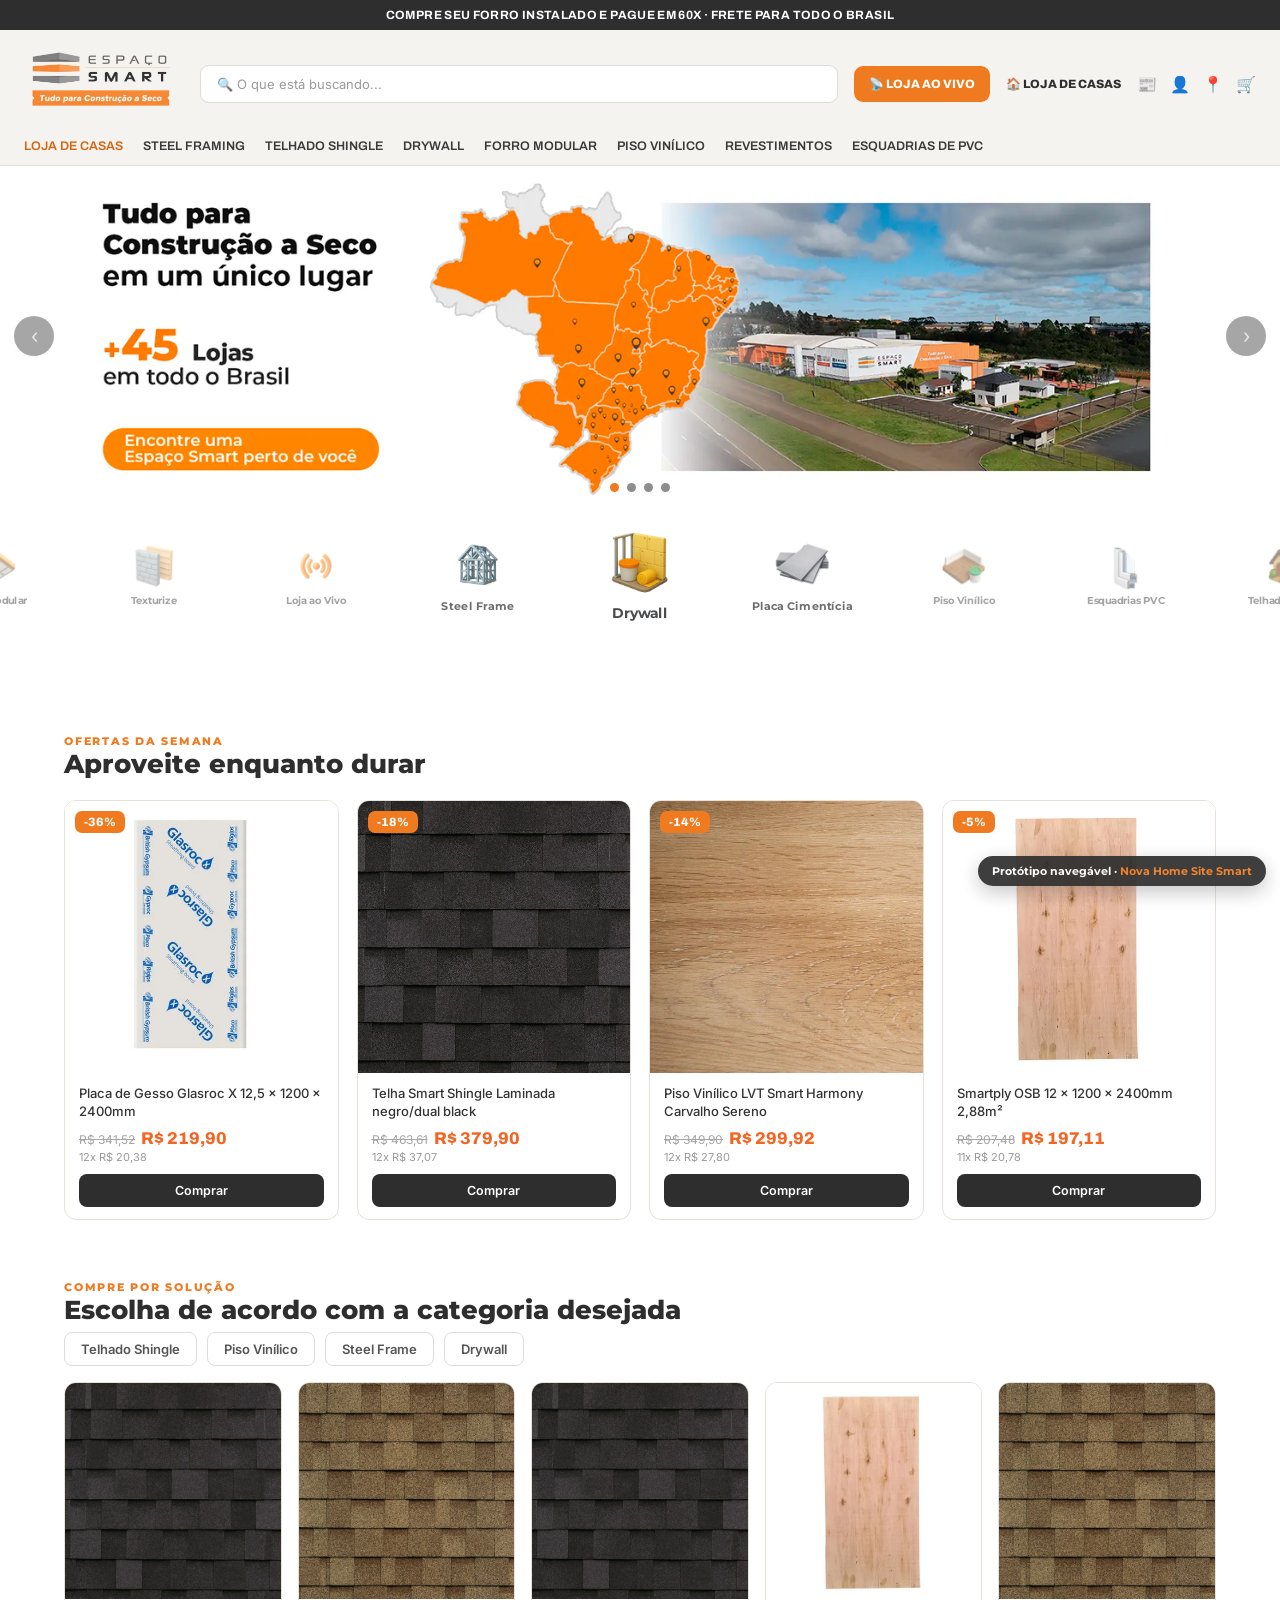
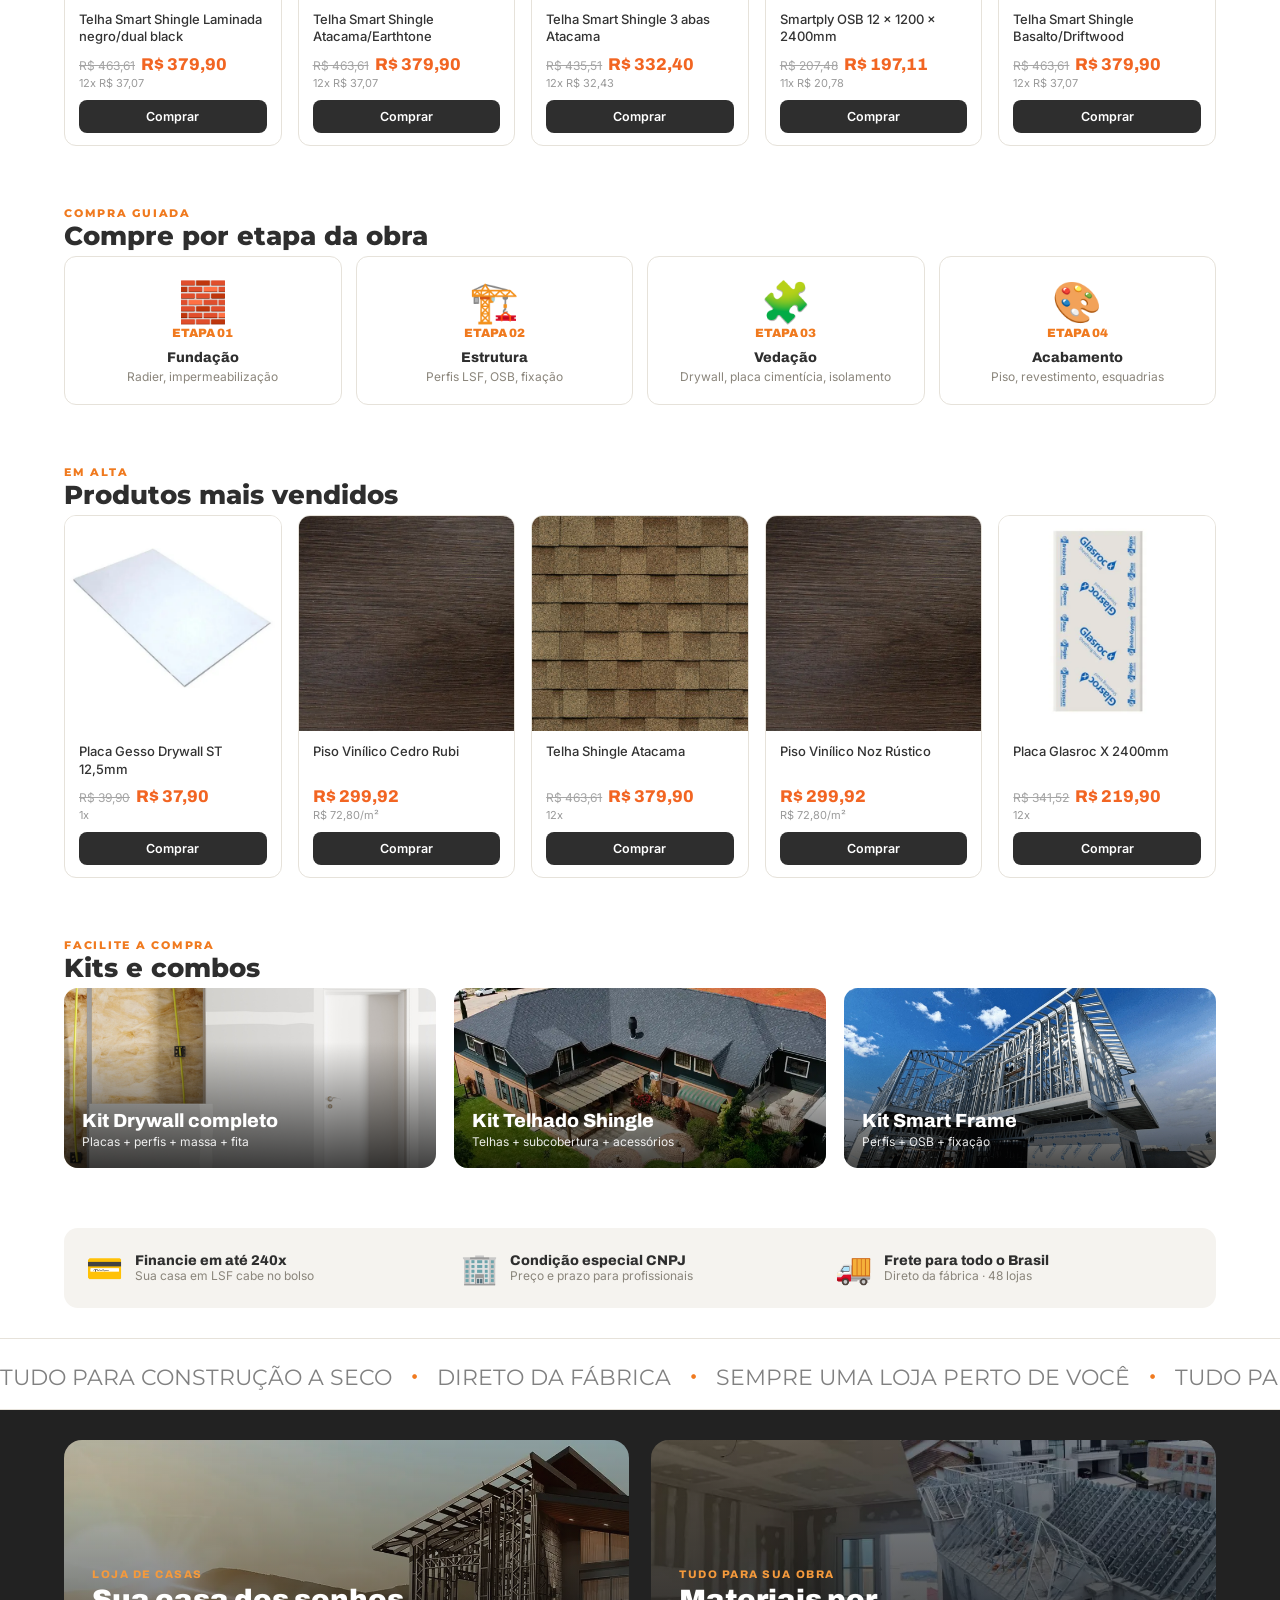
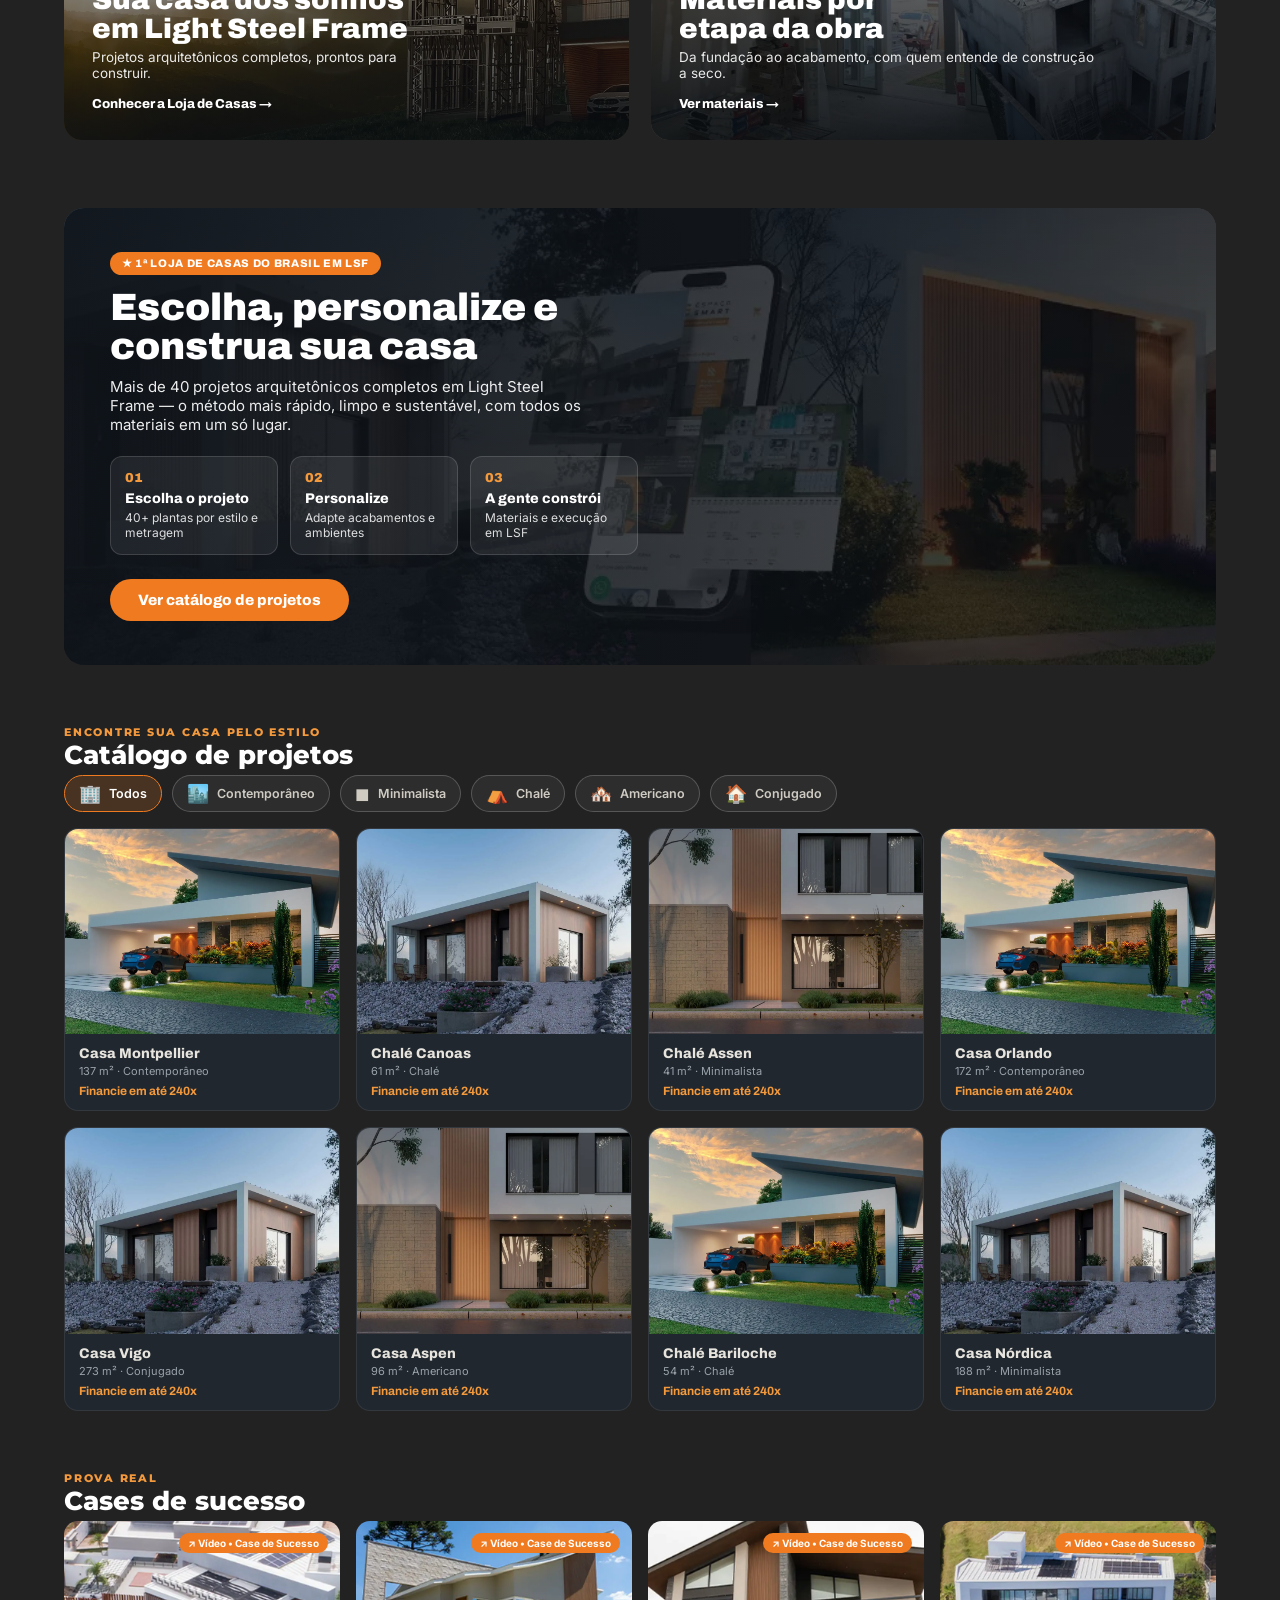
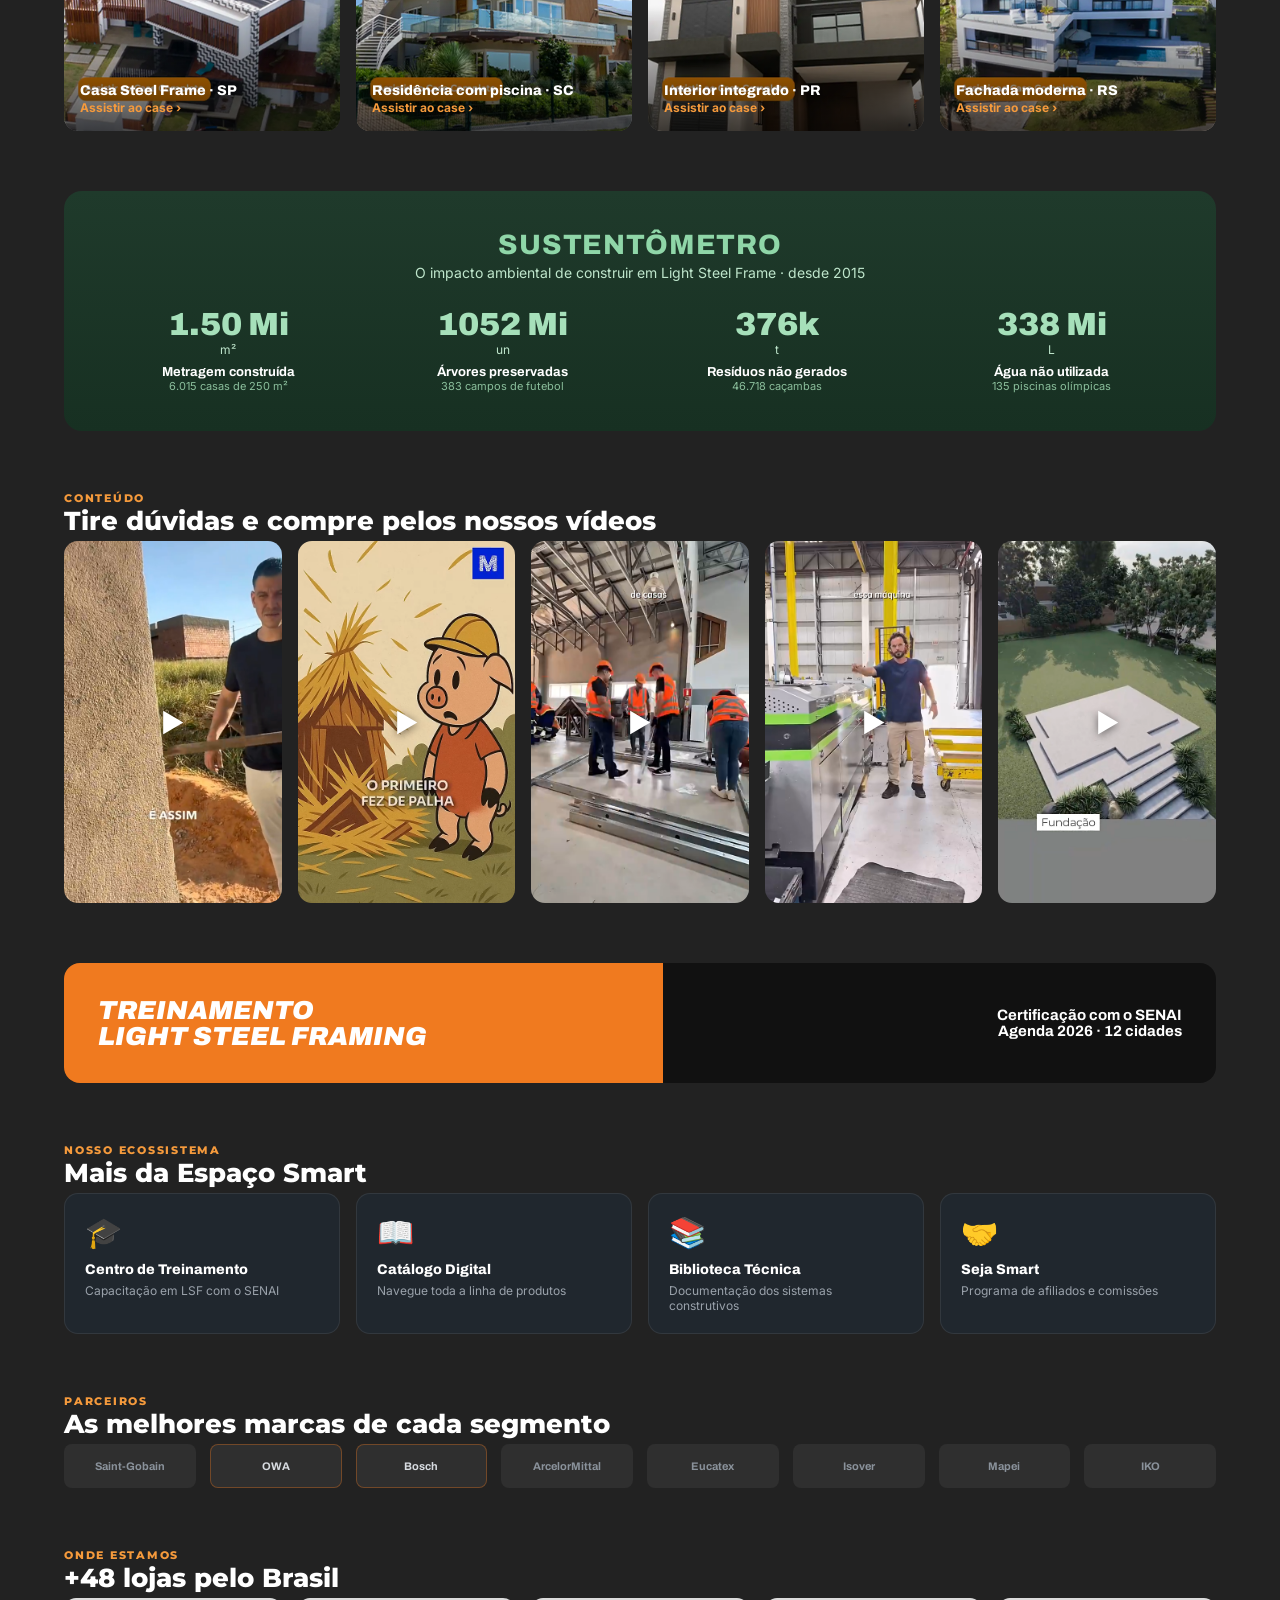
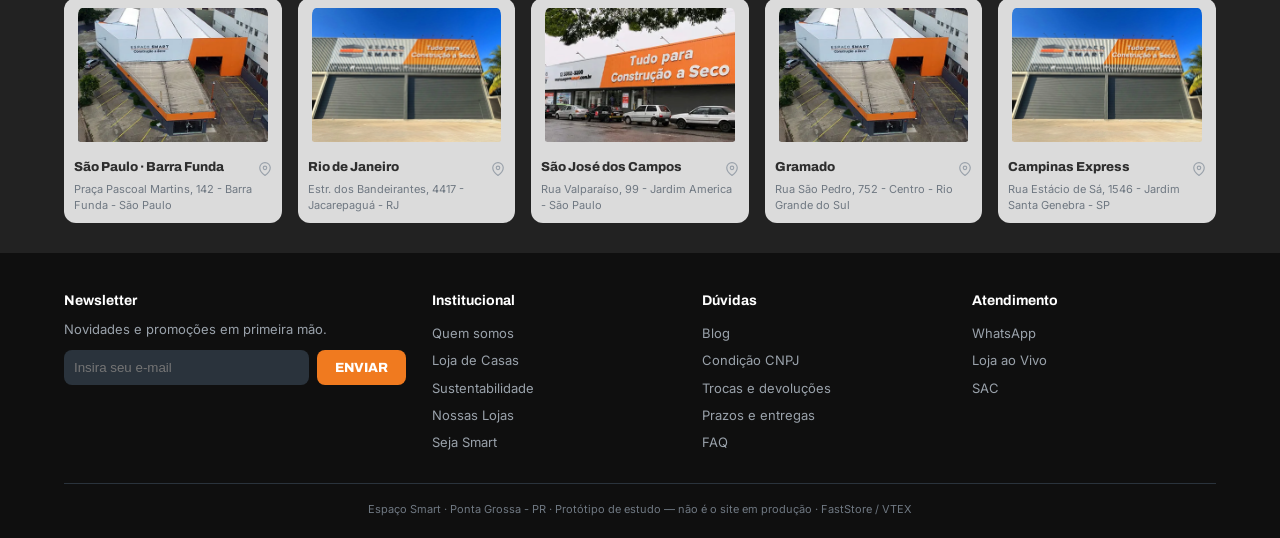
<file: index.html>
<!doctype html>
<html lang="pt-BR">
  <head>
    <meta charset="UTF-8" />
    <meta name="viewport" content="width=device-width, initial-scale=1.0" />
    <title>Espaço Smart — Nova Home (protótipo)</title>
    <link rel="preconnect" href="https://fonts.googleapis.com" />
    <link rel="preconnect" href="https://fonts.gstatic.com" crossorigin />
    <link
      href="https://fonts.googleapis.com/css2?family=Archivo:wght@600;700;800;900&family=Inter:wght@400;500;600;700&family=Montserrat:wght@400;500;600;700&display=swap"
      rel="stylesheet"
    />
    <link rel="stylesheet" href="style.css" />
  </head>
  <body>
    <div class="badge">Protótipo navegável · <b>Nova Home Site Smart</b></div>

    <div class="topbar">
      COMPRE SEU FORRO INSTALADO E PAGUE EM 60X · FRETE PARA TODO O BRASIL
    </div>
    <header>
      <div class="hd">
        <div class="logo">
          <img src="img/logo.webp" alt="Espaço Smart" />
        </div>
        <div class="search">🔍 O que está buscando...</div>
        <div class="live">📡 LOJA AO VIVO</div>
        <div class="casas-lnk">🏠 LOJA DE CASAS</div>
        <div class="hicons">
          <span>📰</span><span>👤</span><span>📍</span><span>🛒</span>
        </div>
      </div>
      <nav class="main">
        <a class="hot" href="#casas">LOJA DE CASAS</a><a>STEEL FRAMING</a
        ><a href="hub-shingle/index.html">TELHADO SHINGLE</a><a>DRYWALL</a> <a>FORRO MODULAR</a
        ><a>PISO VINÍLICO</a><a>REVESTIMENTOS</a><a>ESQUADRIAS DE PVC</a>
      </nav>
    </header>

    <!-- ===================== BLOCO 1 · COMERCIAL ===================== -->

    <!-- HERO carrossel -->
    <section class="hero">
      <div class="slides" id="heroSlides"></div>
      <div class="nav l" onclick="heroGo(-1)">‹</div>
      <div class="nav r" onclick="heroGo(1)">›</div>
      <div class="dots" id="heroDots"></div>
    </section>

    <!-- coverflow categorias -->
    <div class="cover" id="cover">
      <div class="track" id="coverTrack"></div>
    </div>

    <div class="wrap">
      <!-- ofertas em destaque -->
      <section class="pad">
        <div class="sec-head">
          <div>
            <div class="eye">Ofertas da semana</div>
            <h2 class="blk">Aproveite enquanto durar</h2>
          </div>
        </div>
        <div class="row4" id="ofertas"></div>
      </section>

      <!-- compre por solução -->
      <section class="pad">
        <div class="eye">Compre por solução</div>
        <h2 class="blk">Escolha de acordo com a categoria desejada</h2>
        <div class="tabs" id="solTabs"></div>
        <div class="row5" id="solGrid"></div>
      </section>

      <!-- compre por etapa da obra -->
      <section class="pad">
        <div class="eye">Compra guiada</div>
        <h2 class="blk">Compre por etapa da obra</h2>
        <div class="etapas" id="etapas"></div>
      </section>

      <!-- mais vendidos -->
      <section class="pad">
        <div class="eye">em alta</div>
        <h2 class="blk">Produtos mais vendidos</h2>
        <div class="row5" id="maisvendidos"></div>
      </section>

      <!-- kits -->
      <section class="pad">
        <div class="eye">Facilite a compra</div>
        <h2 class="blk">Kits e combos</h2>
        <div class="row3" id="kits"></div>
      </section>

      <!-- condições -->
      <section class="pad">
        <div class="cond">
          <div class="c">
            <span class="em">💳</span>
            <div>
              <h5>Financie em até 240x</h5>
              <p>Sua casa em LSF cabe no bolso</p>
            </div>
          </div>
          <div class="c">
            <span class="em">🏢</span>
            <div>
              <h5>Condição especial CNPJ</h5>
              <p>Preço e prazo para profissionais</p>
            </div>
          </div>
          <div class="c">
            <span class="em">🚚</span>
            <div>
              <h5>Frete para todo o Brasil</h5>
              <p>Direto da fábrica · 48 lojas</p>
            </div>
          </div>
        </div>
      </section>
    </div>

    <div class="marq"><div class="tk" id="mqA"></div></div>

    <!-- ===================== BLOCO 2 · INSTITUCIONAL ===================== -->
    <div class="inst">
      <div class="wrap">
        <!-- dois cards grandes (substituem os banners colados) -->
        <section class="pad">
          <div class="bridge">
            <div
              class="bigcard"
              onclick="
                scrollTo(0, document.getElementById('casas').offsetTop - 70)
              "
            >
              <img data-img="casa_steel" alt="Casa em Light Steel Frame" />
              <div class="bc">
                <div class="ky">Loja de Casas</div>
                <h3>Sua casa dos sonhos<br />em Light Steel Frame</h3>
                <p>
                  Projetos arquitetônicos completos, prontos para construir.
                </p>
                <span class="go">Conhecer a Loja de Casas</span>
              </div>
            </div>
            <div class="bigcard">
              <img data-img="etapa_obra" alt="Steel framing" />
              <div class="bc">
                <div class="ky">Tudo para sua obra</div>
                <h3>Materiais por<br />etapa da obra</h3>
                <p>
                  Da fundação ao acabamento, com quem entende de construção a
                  seco.
                </p>
                <span class="go">Ver materiais</span>
              </div>
            </div>
          </div>
        </section>

        <!-- LOJA DE CASAS destaque -->
        <section class="pad" id="casas">
          <div class="casas">
            <div class="bg"><img data-img="loja_casas" alt="Casa LSF" /></div>
            <div class="ct">
              <span class="pion">★ 1ª Loja de Casas do Brasil em LSF</span>
              <h2>Escolha, personalize e construa sua casa</h2>
              <p class="lead">
                Mais de 40 projetos arquitetônicos completos em Light Steel
                Frame — o método mais rápido, limpo e sustentável, com todos os
                materiais em um só lugar.
              </p>
              <div class="steps">
                <div class="st">
                  <div class="num">01</div>
                  <h5>Escolha o projeto</h5>
                  <p>40+ plantas por estilo e metragem</p>
                </div>
                <div class="st">
                  <div class="num">02</div>
                  <h5>Personalize</h5>
                  <p>Adapte acabamentos e ambientes</p>
                </div>
                <div class="st">
                  <div class="num">03</div>
                  <h5>A gente constrói</h5>
                  <p>Materiais e execução em LSF</p>
                </div>
              </div>
              <span class="cta">Ver catálogo de projetos</span>
            </div>
          </div>
        </section>

        <!-- filtro por estilo + vitrine -->
        <section class="pad">
          <div class="eye" style="color: var(--laranja-2)">
            Encontre sua casa pelo estilo
          </div>
          <h2 class="blk">Catálogo de projetos</h2>
          <div class="stylefilter" id="stylefilter"></div>
          <div class="vitrine" id="vitrine"></div>
        </section>

        <!-- cases -->
        <section class="pad">
          <div class="eye" style="color: var(--laranja-2)">Prova real</div>
          <h2 class="blk">Cases de sucesso</h2>
          <div class="cases-g" id="casesG"></div>
        </section>

        <!-- sustentômetro -->
        <section class="pad">
          <div class="sust">
            <h2>SUSTENTÔMETRO</h2>
            <p class="s2">
              O impacto ambiental de construir em Light Steel Frame · desde 2015
            </p>
            <div class="g" id="sustG"></div>
          </div>
        </section>

        <!-- vídeos -->
        <section class="pad">
          <div class="eye" style="color: var(--laranja-2)">Conteúdo</div>
          <h2 class="blk">Tire dúvidas e compre pelos nossos vídeos</h2>
          <div class="reels" id="reels"></div>
        </section>

        <!-- treinamentos -->
        <section class="pad">
          <div class="train">
            <div class="t1">TREINAMENTO<br />LIGHT STEEL FRAMING</div>
            <div class="t2">
              Certificação com o SENAI<br />Agenda 2026 · 12 cidades
            </div>
          </div>
        </section>

        <!-- ecossistema -->
        <section class="pad">
          <div class="eye" style="color: var(--laranja-2)">
            Nosso ecossistema
          </div>
          <h2 class="blk">Mais da Espaço Smart</h2>
          <div class="eco" id="eco"></div>
        </section>

        <!-- marcas -->
        <section class="pad">
          <div class="eye" style="color: var(--laranja-2)">Parceiros</div>
          <h2 class="blk">As melhores marcas de cada segmento</h2>
          <div class="brands" id="brands"></div>
        </section>

        <!-- lojas -->
        <section class="pad">
          <div class="eye" style="color: var(--laranja-2)">Onde estamos</div>
          <h2 class="blk">+48 lojas pelo Brasil</h2>
          <div class="lojas-g" id="lojas"></div>
        </section>
      </div>
    </div>

    <footer>
      <div class="wrap">
        <div class="ftg">
          <div>
            <h5>Newsletter</h5>
            <p style="color: #9aa2ab">Novidades e promoções em primeira mão.</p>
            <div class="np">
              <input placeholder="Insira seu e-mail" /><button>ENVIAR</button>
            </div>
          </div>
          <div>
            <h5>Institucional</h5>
            <ul>
              <li>Quem somos</li>
              <li>Loja de Casas</li>
              <li>Sustentabilidade</li>
              <li>Nossas Lojas</li>
              <li>Seja Smart</li>
            </ul>
          </div>
          <div>
            <h5>Dúvidas</h5>
            <ul>
              <li>Blog</li>
              <li>Condição CNPJ</li>
              <li>Trocas e devoluções</li>
              <li>Prazos e entregas</li>
              <li>FAQ</li>
            </ul>
          </div>
          <div>
            <h5>Atendimento</h5>
            <ul>
              <li>WhatsApp</li>
              <li>Loja ao Vivo</li>
              <li>SAC</li>
            </ul>
          </div>
        </div>
        <div class="ftbar">
          Espaço Smart · Ponta Grossa - PR · Protótipo de estudo — não é o site
          em produção · FastStore / VTEX
        </div>
      </div>
    </footer>

    <!-- lightbox -->
    <div class="lb" id="lb" onclick="if (event.target.id === 'lb') closeLb();">
      <div class="box" style="position: relative">
        <span class="x" onclick="closeLb()">×</span>
        <img id="lbImg" />
        <div class="lc">
          <h3 id="lbTitle"></h3>
          <p id="lbText"></p>
          <span class="cta">Assistir ao case completo</span>
        </div>
      </div>
    </div>

    <script src="script.js"></script>
  </body>
</html>
</file>
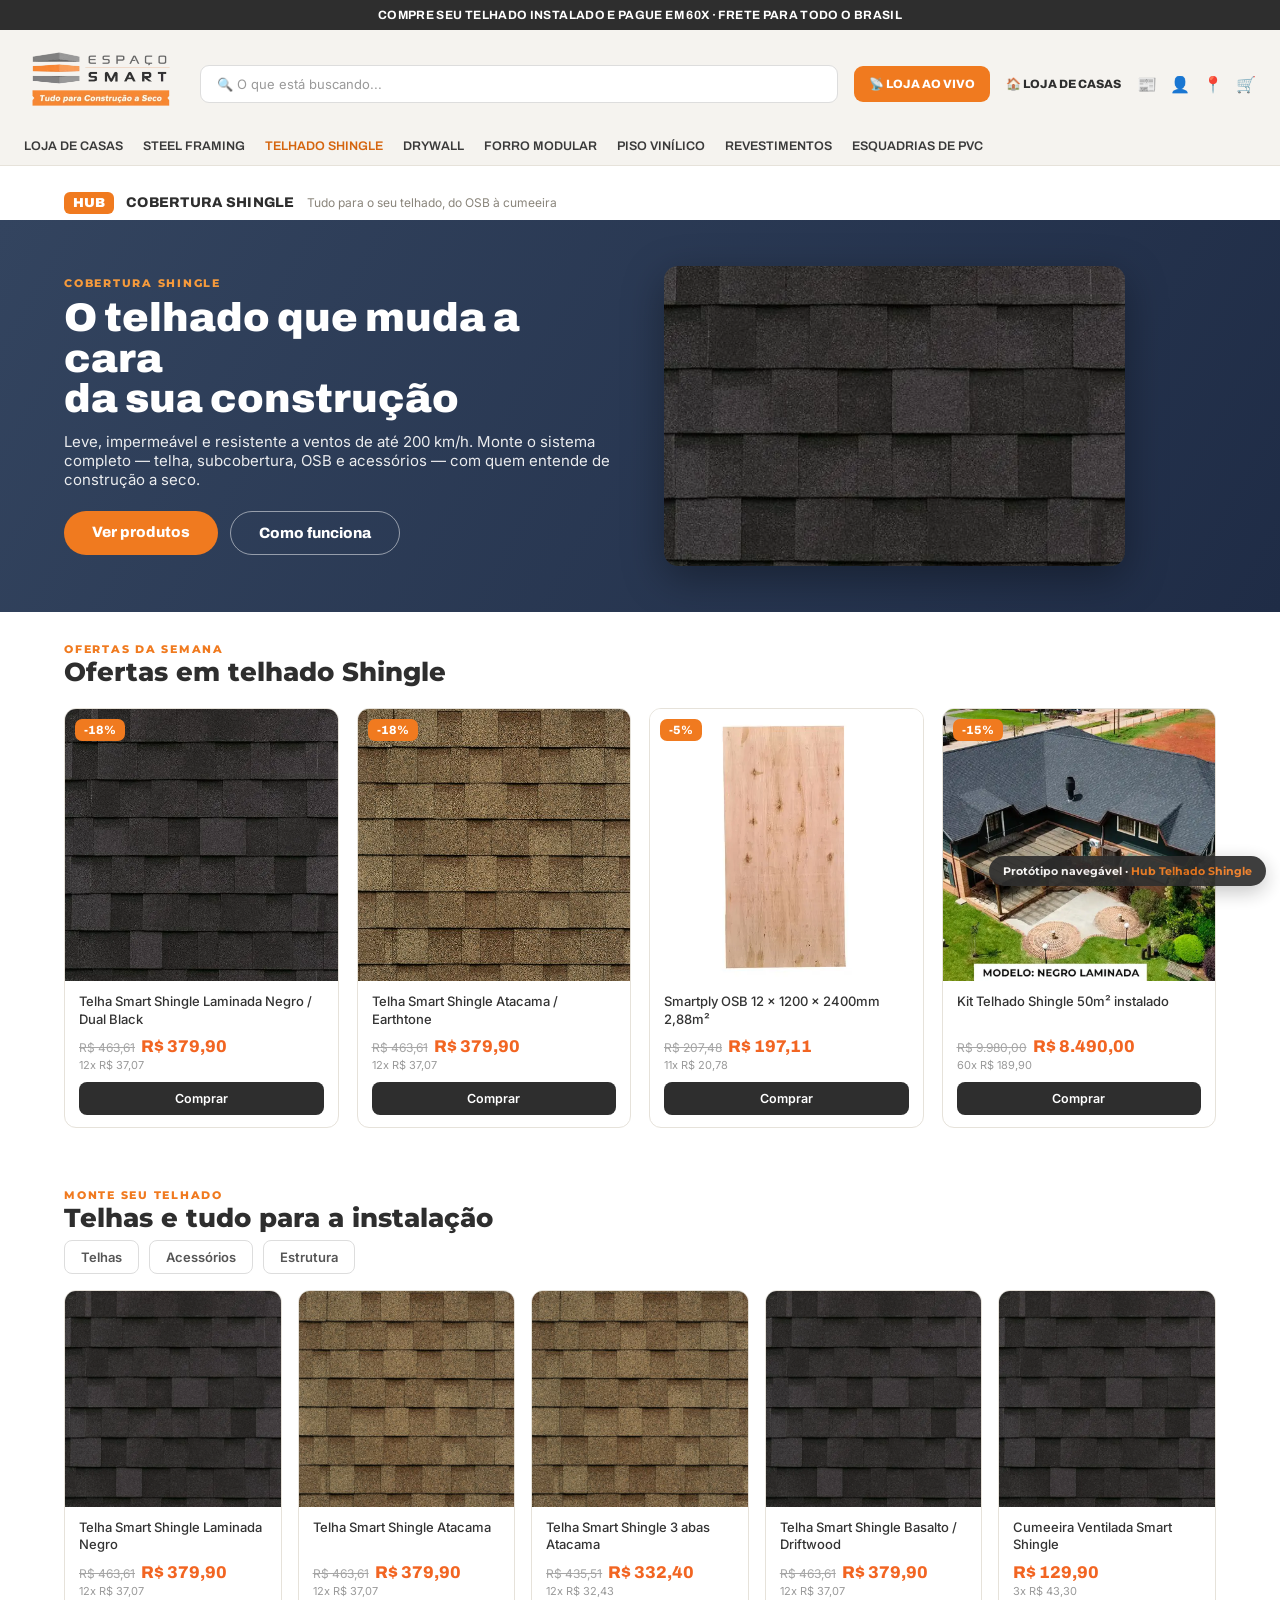
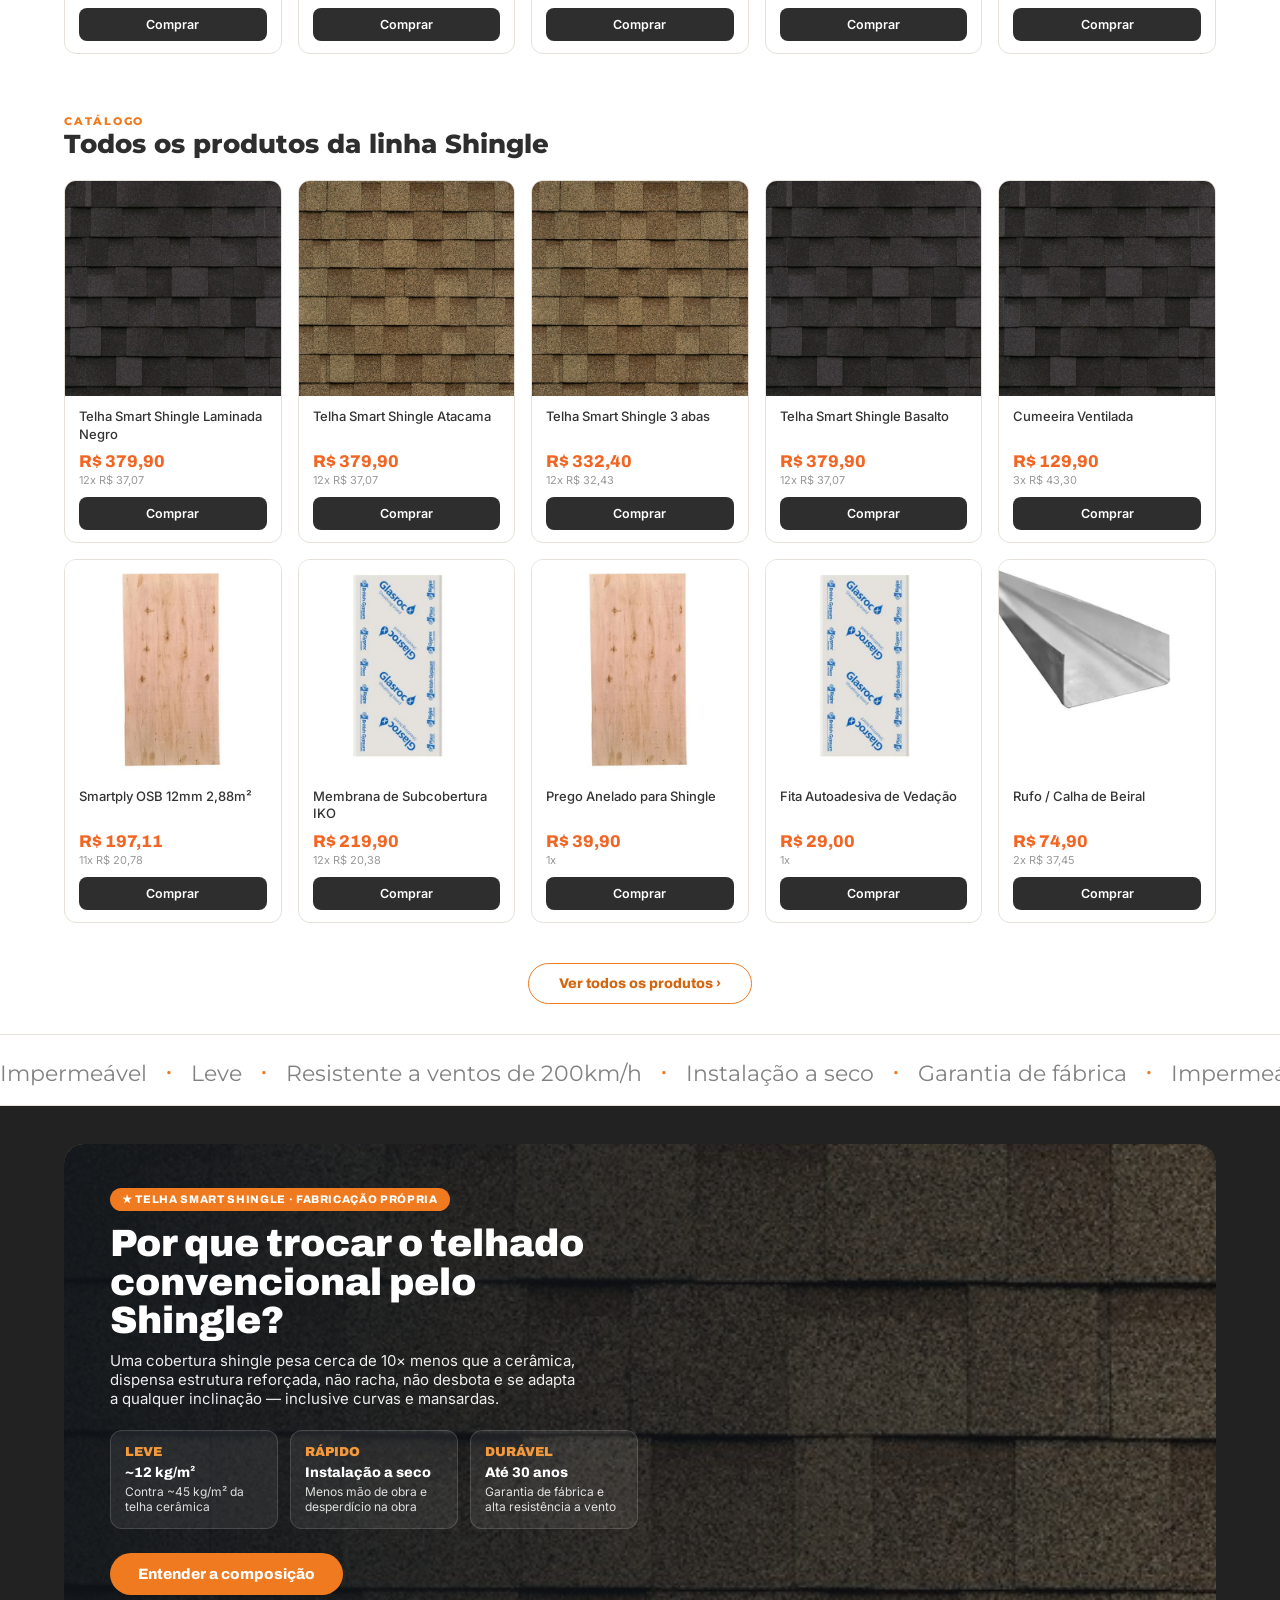
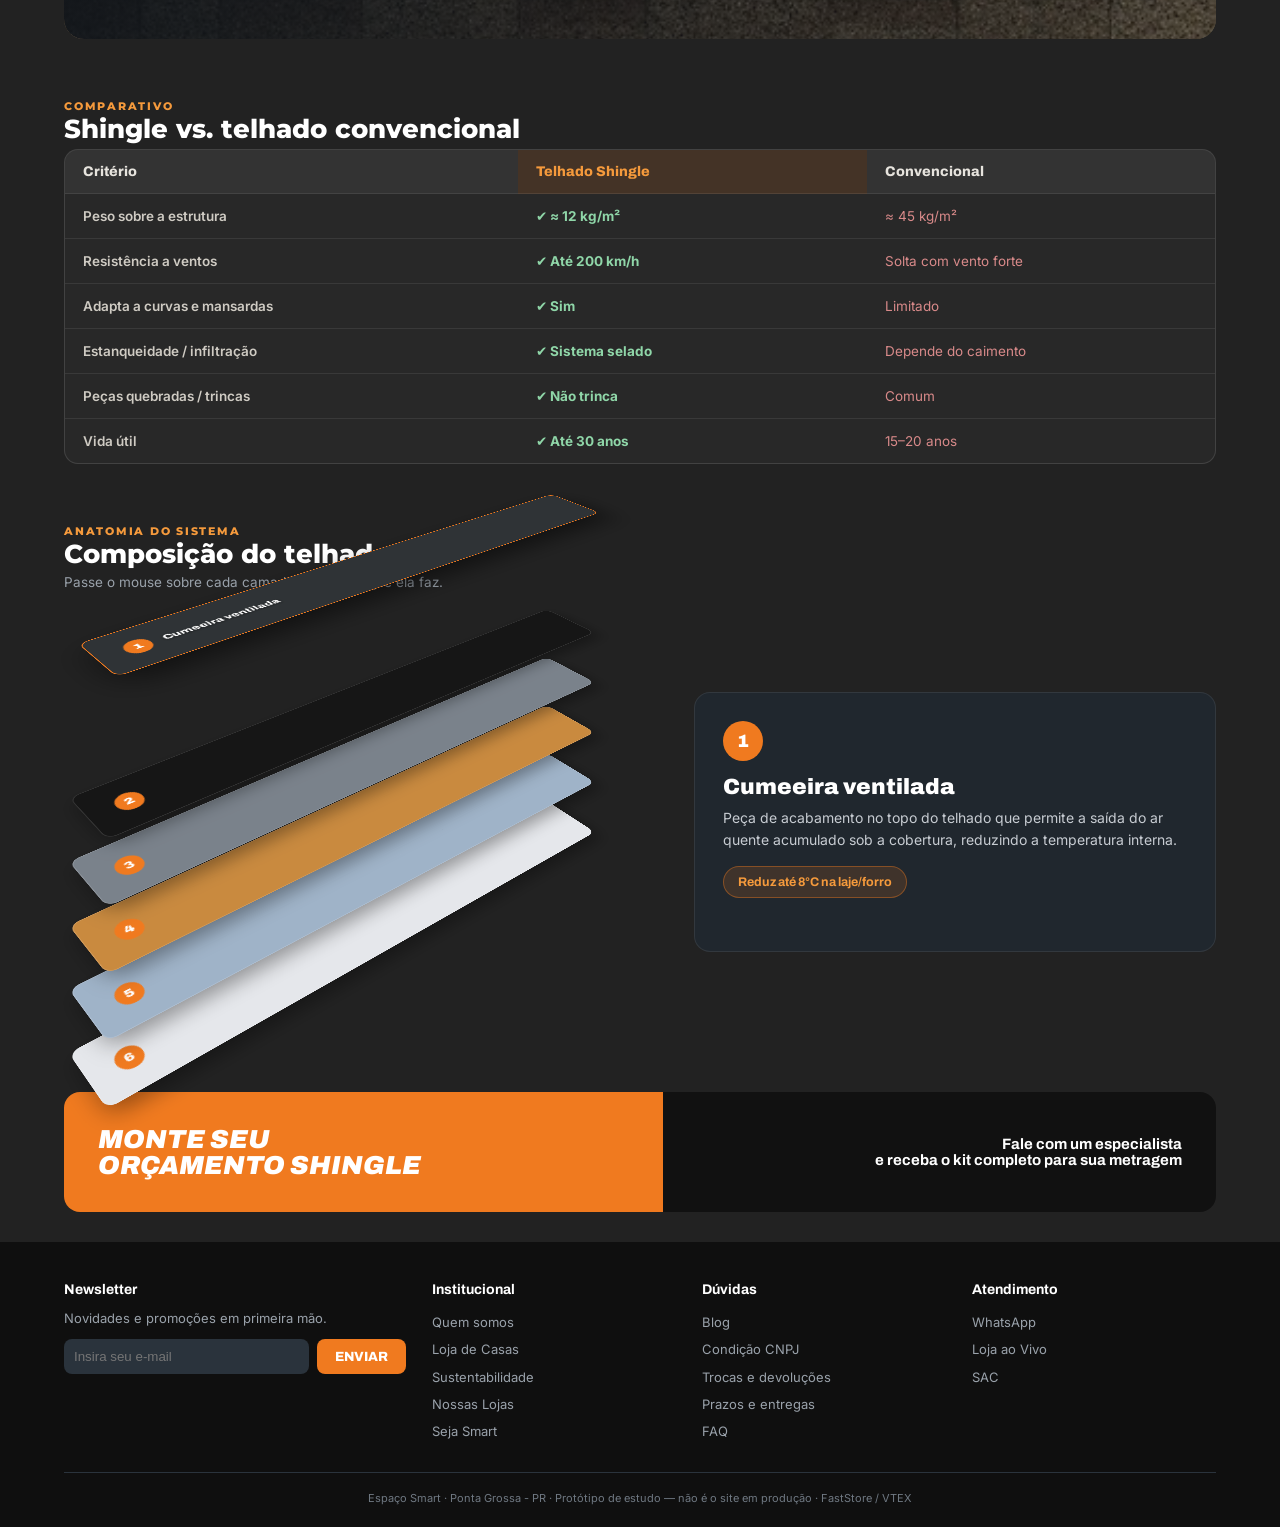
<file: hub-shingle/index.html>
<!doctype html>
<html lang="pt-BR">
  <head>
    <meta charset="UTF-8" />
    <meta name="viewport" content="width=device-width, initial-scale=1.0" />
    <title>Espaço Smart — Hub Telhado Shingle</title>
    <link rel="preconnect" href="https://fonts.googleapis.com" />
    <link rel="preconnect" href="https://fonts.gstatic.com" crossorigin />
    <link
      href="https://fonts.googleapis.com/css2?family=Archivo:wght@600;700;800;900&family=Inter:wght@400;500;600;700&family=Montserrat:wght@400;500;600;700&display=swap"
      rel="stylesheet"
    />
    <!-- reaproveita todo o design system da home -->
    <link rel="stylesheet" href="../style.css" />
    <!-- estilos específicos deste hub (telhado interativo etc.) -->
    <link rel="stylesheet" href="style.css" />
  </head>
  <body>
    <!-- Hub Telhado Shingle — reaproveita ../style.css e ../img -->
    <div class="badge">Protótipo navegável · <b>Hub Telhado Shingle</b></div>

    <div class="topbar">
      COMPRE SEU TELHADO INSTALADO E PAGUE EM 60X · FRETE PARA TODO O BRASIL
    </div>

    <!-- ===================== HEADER (reaproveitado da home) ===================== -->
    <header>
      <div class="hd">
        <a class="logo" href="../index.html">
          <img src="../img/logo.webp" alt="Espaço Smart" />
        </a>
        <div class="search">🔍 O que está buscando...</div>
        <div class="live">📡 LOJA AO VIVO</div>
        <a class="casas-lnk" href="../index.html#casas">🏠 LOJA DE CASAS</a>
        <div class="hicons">
          <span>📰</span><span>👤</span><span>📍</span><span>🛒</span>
        </div>
      </div>
      <nav class="main">
        <a href="../index.html#casas">LOJA DE CASAS</a>
        <a href="../index.html">STEEL FRAMING</a>
        <a class="hot" href="index.html">TELHADO SHINGLE</a>
        <a href="../index.html">DRYWALL</a>
        <a href="../index.html">FORRO MODULAR</a>
        <a href="../index.html">PISO VINÍLICO</a>
        <a href="../index.html">REVESTIMENTOS</a>
        <a href="../index.html">ESQUADRIAS DE PVC</a>
      </nav>
    </header>

    <!-- rótulo de bloco -->
    <div class="blocklabel">
      <span class="n">HUB</span>
      <span class="t">COBERTURA SHINGLE</span>
      <span class="d">Tudo para o seu telhado, do OSB à cumeeira</span>
    </div>

    <!-- ===================== HERO do hub ===================== -->
    <section class="hub-hero">
      <div class="hh-in">
        <div class="hh-txt">
          <div class="eye" style="color: var(--laranja-2)">Cobertura Shingle</div>
          <h1>O telhado que muda a cara<br />da sua construção</h1>
          <p>
            Leve, impermeável e resistente a ventos de até 200 km/h. Monte o
            sistema completo — telha, subcobertura, OSB e acessórios — com quem
            entende de construção a seco.
          </p>
          <div class="hh-cta">
            <a class="cta" href="#produtos">Ver produtos</a>
            <a class="cta ghost" href="#composicao">Como funciona</a>
          </div>
        </div>
        <div class="hh-pic"><img data-img="telha_dark" alt="Telha Shingle" /></div>
      </div>
    </section>

    <!-- ===================== BLOCO 1 · COMERCIAL ===================== -->
    <div class="wrap">
      <!-- ofertas -->
      <section class="pad">
        <div class="sec-head">
          <div>
            <div class="eye">Ofertas da semana</div>
            <h2 class="blk">Ofertas em telhado Shingle</h2>
          </div>
        </div>
        <div class="row4" id="ofertasShingle"></div>
      </section>

      <!-- produtos diversos: telhas + acessórios de montagem -->
      <section class="pad">
        <div class="eye">Monte seu telhado</div>
        <h2 class="blk">Telhas e tudo para a instalação</h2>
        <div class="tabs" id="shTabs"></div>
        <div class="row5" id="shGrid"></div>
      </section>

      <!-- todos os produtos relacionados: 2 linhas + ver mais -->
      <section class="pad" id="produtos">
        <div class="sec-head">
          <div>
            <div class="eye">Catálogo</div>
            <h2 class="blk">Todos os produtos da linha Shingle</h2>
          </div>
        </div>
        <div class="row5" id="allGrid"></div>
        <div class="allGrid-more" id="allGridMore"></div>
        <div class="vermais-wrap">
          <span class="vermais" id="verMais">Ver todos os produtos ›</span>
        </div>
      </section>
    </div>

    <div class="marq"><div class="tk" id="mqShingle"></div></div>

    <!-- ===================== BLOCO 2 · INSTITUCIONAL ===================== -->
    <div class="inst">
      <div class="wrap">
        <!-- destaque institucional (baseado na seção Loja de Casas) -->
        <section class="pad">
          <div class="casas">
            <div class="bg"><img data-img="telha_atacama" alt="Telhado Shingle" /></div>
            <div class="ct">
              <span class="pion">★ Telha Smart Shingle · fabricação própria</span>
              <h2>Por que trocar o telhado convencional pelo Shingle?</h2>
              <p class="lead">
                Uma cobertura shingle pesa cerca de 10× menos que a cerâmica,
                dispensa estrutura reforçada, não racha, não desbota e se adapta
                a qualquer inclinação — inclusive curvas e mansardas.
              </p>
              <div class="steps">
                <div class="st">
                  <div class="num">LEVE</div>
                  <h5>~12 kg/m²</h5>
                  <p>Contra ~45 kg/m² da telha cerâmica</p>
                </div>
                <div class="st">
                  <div class="num">RÁPIDO</div>
                  <h5>Instalação a seco</h5>
                  <p>Menos mão de obra e desperdício na obra</p>
                </div>
                <div class="st">
                  <div class="num">DURÁVEL</div>
                  <h5>Até 30 anos</h5>
                  <p>Garantia de fábrica e alta resistência a vento</p>
                </div>
              </div>
              <a class="cta" href="#composicao">Entender a composição</a>
            </div>
          </div>
        </section>

        <!-- comparativo shingle vs convencional -->
        <section class="pad">
          <div class="eye" style="color: var(--laranja-2)">Comparativo</div>
          <h2 class="blk">Shingle vs. telhado convencional</h2>
          <div class="vs" id="vsTable"></div>
        </section>

        <!-- COMPOSIÇÃO DO TELHADO — interativo -->
        <section class="pad" id="composicao">
          <div class="eye" style="color: var(--laranja-2)">Anatomia do sistema</div>
          <h2 class="blk">Composição do telhado</h2>
          <p class="comp-sub">
            Passe o mouse sobre cada camada para ver o que ela faz.
          </p>
          <div class="roof">
            <!-- pilha visual de camadas -->
            <div class="roof-stack" id="roofStack"></div>
            <!-- painel de detalhe -->
            <div class="roof-info" id="roofInfo">
              <div class="ri-num" id="riNum">1</div>
              <h3 id="riTitle">Cumeeira ventilada</h3>
              <p id="riText"></p>
              <div class="ri-spec" id="riSpec"></div>
            </div>
          </div>
        </section>

        <!-- CTA final -->
        <section class="pad">
          <div class="train">
            <div class="t1">MONTE SEU<br />ORÇAMENTO SHINGLE</div>
            <div class="t2">
              Fale com um especialista<br />e receba o kit completo para sua metragem
            </div>
          </div>
        </section>
      </div>
    </div>

    <!-- ===================== FOOTER (reaproveitado) ===================== -->
    <footer>
      <div class="wrap">
        <div class="ftg">
          <div>
            <h5>Newsletter</h5>
            <p style="color: #9aa2ab">Novidades e promoções em primeira mão.</p>
            <div class="np">
              <input placeholder="Insira seu e-mail" /><button>ENVIAR</button>
            </div>
          </div>
          <div>
            <h5>Institucional</h5>
            <ul>
              <li><a href="../index.html">Quem somos</a></li>
              <li><a href="../index.html#casas">Loja de Casas</a></li>
              <li>Sustentabilidade</li>
              <li>Nossas Lojas</li>
              <li>Seja Smart</li>
            </ul>
          </div>
          <div>
            <h5>Dúvidas</h5>
            <ul>
              <li>Blog</li>
              <li>Condição CNPJ</li>
              <li>Trocas e devoluções</li>
              <li>Prazos e entregas</li>
              <li>FAQ</li>
            </ul>
          </div>
          <div>
            <h5>Atendimento</h5>
            <ul>
              <li>WhatsApp</li>
              <li>Loja ao Vivo</li>
              <li>SAC</li>
            </ul>
          </div>
        </div>
        <div class="ftbar">
          Espaço Smart · Ponta Grossa - PR · Protótipo de estudo — não é o site
          em produção · FastStore / VTEX
        </div>
      </div>
    </footer>

    <script src="script.js"></script>
  </body>
</html>
</file>
<file: style.css>
:root {
  --laranja: #f07a1f;
  --laranja-esc: #d5650f;
  --laranja-2: #f59a3c;
  --ink: #2e2e2e;
  --ink2: #4a4b4d;
  --body: #4a4a4a;
  --mut: #8a857b;
  --line: #e6e2da;
  --panel: #f5f3ef;
  --white: #fff;
  --preco: #f26522;
  --riscado: #a5a5a5;
  --verde: #2f7d5b;
  --slate: #222222;
  --slate2: #0f0f0f;
}
* {
  box-sizing: border-box;
}
html {
  scroll-behavior: smooth;
}
body {
  margin: 0;
  font-family: "Inter", system-ui, sans-serif;
  color: var(--ink);
  background: #fff;
  font-size: 15px;
  -webkit-font-smoothing: antialiased;
}
img {
  display: block;
  max-width: 100%;
}
a {
  color: inherit;
  text-decoration: none;
}
.wrap {
  max-width: 1200px;
  margin: 0 auto;
  padding: 0 24px;
}
h2.blk {
  font-family: "montserrat";
  font-weight: 800;
  font-size: 26px;
  margin: 0 0 4px;
}
.eye {
  font-family: "montserrat";
  font-weight: 800;
  font-size: 11px;
  letter-spacing: 0.16em;
  text-transform: uppercase;
  color: var(--laranja);
}

/* badge protótipo */
.badge {
  position: fixed;
  right: 14px;
  bottom: 14px;
  z-index: 200;
  background: var(--ink);
  color: #fff;
  font-family: "Montserrat";
  font-weight: 700;
  font-size: 11px;
  padding: 8px 14px;
  border-radius: 999px;
  box-shadow: 0 6px 20px rgba(0, 0, 0, 0.25);
  opacity: 0.92;
}
.badge b {
  color: var(--laranja);
}

/* ===== topbar + header ===== */
.topbar {
  background: var(--ink);
  color: #fff;
  text-align: center;
  font-family: "Archivo";
  font-weight: 700;
  font-size: 12px;
  letter-spacing: 0.03em;
  padding: 8px;
}
header {
  background: var(--panel);
  position: sticky;
  top: 0;
  z-index: 60;
  border-bottom: 1px solid var(--line);
}
.hd {
  display: flex;
  align-items: center;
  gap: 16px;
  padding: 12px 24px;
}
.logo {
  width: 160px;
  margin-bottom: 12px;
}
.logo b {
  color: var(--laranja);
}
.logo small {
  display: block;
  background: var(--laranja);
  color: #fff;
  font-size: 8px;
  font-weight: 700;
  padding: 2px 5px;
  margin-top: 4px;
  letter-spacing: 0.02em;
}
.search {
  flex: 1;
  background: #fff;
  border: 1px solid #ddd;
  border-radius: 9px;
  padding: 10px 16px;
  color: #9a9a9a;
  font-size: 13px;
}
.live {
  background: var(--laranja);
  color: #fff;
  font-family: "Archivo";
  font-weight: 800;
  font-size: 12px;
  padding: 11px 15px;
  border-radius: 9px;
  white-space: nowrap;
}
.casas-lnk {
  font-family: "Archivo";
  font-weight: 800;
  font-size: 12px;
  white-space: nowrap;
  color: var(--ink);
}
.hicons {
  display: flex;
  gap: 13px;
  color: #666;
  font-size: 16px;
}
nav.main {
  display: flex;
  gap: 20px;
  padding: 0 24px 12px;
  font-family: "Archivo";
  font-weight: 600;
  font-size: 12.5px;
  color: #3a3a3a;
  flex-wrap: wrap;
}
nav.main a.hot {
  color: var(--laranja-esc);
}

/* ===== rótulo de bloco ===== */
.blocklabel {
  max-width: 1200px;
  margin: 26px auto 6px;
  padding: 0 24px;
  display: flex;
  align-items: center;
  gap: 12px;
}
.blocklabel .n {
  font-family: "Archivo";
  font-weight: 900;
  font-size: 13px;
  color: #fff;
  background: var(--laranja);
  border-radius: 6px;
  padding: 4px 9px;
}
.blocklabel .t {
  font-family: "Archivo";
  font-weight: 800;
  font-size: 14px;
  letter-spacing: 0.02em;
}
.blocklabel .d {
  font-size: 12px;
  color: var(--mut);
}

/* ===== HERO carrossel ===== */
.hero {
  position: relative;
  overflow: hidden;
  background: linear-gradient(120deg, #33445f, #1f2c46);
}
.hero .slides {
  position: relative;
  height: 340px;
}

@media (max-width: 768px) {
  .hero .slides {
    height: 160px;
  }
}
.slide {
  position: absolute;
  inset: 0;
  opacity: 0;
  transition: opacity 0.6s;
  display: flex;
  flex-direction: row;
}
.slide.on {
  opacity: 1;
}
.slide .in {
  max-width: 1200px;
  margin: 0 auto;
  padding: 0 40px;
  display: flex;
  align-items: center;
  width: 100%;
  gap: 30px;
}
.slide .txt {
  flex: 1;
  color: #fff;
  max-width: 520px;
}
.slide .ky {
  font-family: "Archivo";
  font-weight: 800;
  font-size: 11px;
  letter-spacing: 0.16em;
  color: var(--laranja-2);
  text-transform: uppercase;
}
.slide h1 {
  font-family: "Archivo";
  font-weight: 900;
  font-size: 38px;
  line-height: 1;
  margin: 8px 0 6px;
}
.slide p {
  margin: 0 0 6px;
  opacity: 0.9;
  font-size: 15px;
}
.slide .price {
  font-family: "Archivo";
  font-weight: 800;
  font-size: 15px;
  margin-top: 8px;
}
.slide .price s {
  color: #b9c2d0;
  font-weight: 400;
  margin-right: 8px;
}
.slide .price b {
  font-size: 30px;
}
.slide .cta {
  display: inline-block;
  margin-top: 14px;
  background: var(--laranja);
  color: #fff;
  font-family: "Archivo";
  font-weight: 800;
  font-size: 15px;
  padding: 12px 26px;
  border-radius: 30px;
  cursor: pointer;
  transition: 0.15s;
}
.slide .cta:hover {
  background: var(--laranja-esc);
}
.slide .pic {
  width: 42%;
  height: 74%;
  border-radius: 12px;
  overflow: hidden;
  box-shadow: 0 12px 40px rgba(0, 0, 0, 0.35);
}
.slide .pic img {
  width: 100%;
  height: 100%;
  object-fit: cover;
}

.slide .banner-full {
  width: 100%;
  height: 100%;
  overflow: hidden;
}

.slide .banner-full img {
  width: 100%;
  height: 100%;
  object-fit: cover;
  object-position: center;
}

.hero .dots {
  position: absolute;
  bottom: 14px;
  left: 50%;
  transform: translateX(-50%);
  display: flex;
  gap: 8px;
  z-index: 5;
}
.hero .dots i {
  width: 9px;
  height: 9px;
  border-radius: 50%;
  background: rgb(141, 141, 141);
  cursor: pointer;
}
.hero .dots i.on {
  background: var(--laranja);
}
.hero .nav {
  position: absolute;
  top: 50%;
  transform: translateY(-50%);
  width: 40px;
  height: 40px;
  border-radius: 50%;
  background: rgba(0, 0, 0, 0.35);
  color: #e7e7e7;
  display: flex;
  align-items: center;
  justify-content: center;
  cursor: pointer;
  z-index: 5;
  font-size: 20px;
}
.hero .nav.l {
  left: 14px;
}
.hero .nav.r {
  right: 14px;
}

/* ===== coverflow categorias ===== */
.cover {
  position: relative;
  height: 190px;
  overflow: hidden;
  margin-top: 8px;
}
.cover .track {
  position: absolute;
  left: 50%;
  top: 20px;
  display: flex;
  gap: 12px;
  transition: transform 0.5s cubic-bezier(0.25, 0.8, 0.3, 1);
}
.cover .cat {
  width: 150px;
  text-align: center;
  transition: 0.5s;
  opacity: 0.5;
  transform: scale(0.8);
  cursor: pointer;
  flex: 0 0 auto;
}
.cover .cat.center {
  opacity: 1;
  transform: scale(1.15);
}

.cover .cat.near {
  opacity: 0.8;
  transform: scale(0.95);
}
.cover .cat .em img {
  width: 60px;
  height: 60px;
  object-fit: contain;
  margin: 0 auto;
}

.cover .cat .cap {
  font-family: "montserrat";
  font-weight: 700;
  font-size: 12px;
  color: var(--ink2);
  margin-top: 6px;
}
.cover .cnav {
  position: absolute;
  top: 50%;
  transform: translateY(-50%);
  width: 38px;
  height: 38px;
  border-radius: 50%;
  background: #fff;
  border: 1px solid var(--line);
  display: flex;
  align-items: center;
  justify-content: center;
  cursor: pointer;
  z-index: 5;
  color: #666;
}
.cover .cnav.l {
  left: 20px;
}
.cover .cnav.r {
  right: 20px;
}

/* ===== grades de produto ===== */
.row5 {
  display: grid;
  grid-template-columns: repeat(5, 1fr);
  gap: 16px;
}
.row4 {
  display: grid;
  grid-template-columns: repeat(4, 1fr);
  gap: 18px;
}
.row3 {
  display: grid;
  grid-template-columns: repeat(3, 1fr);
  gap: 18px;
}
.pcard {
  display: block;
  border: 1px solid var(--line);
  border-radius: 12px;
  overflow: hidden;
  background: #fff;
  transition: 0.18s;
  position: relative;
}
.pcard:hover {
  box-shadow: 0 10px 28px rgba(0, 0, 0, 0.1);
  transform: translateY(-3px);
}
.pcard .thumb {
  aspect-ratio: 1/1;
  overflow: hidden;
  background: #f2f2f2;
}
.pcard .thumb img {
  width: 100%;
  height: 100%;
  object-fit: cover;
}
.pcard .badge-off {
  position: absolute;
  top: 10px;
  left: 10px;
  background: var(--laranja);
  color: #fff;
  font-family: "Archivo";
  font-weight: 800;
  font-size: 12px;
  padding: 4px 9px;
  border-radius: 7px;
}
.pcard .pb {
  padding: 12px 14px;
}
.pcard h4 {
  font-family: "Inter";
  font-weight: 500;
  font-size: 13px;
  margin: 0 0 8px;
  line-height: 1.35;
  color: #333;
  min-height: 36px;
}
.pcard .now {
  color: var(--preco);
  font-family: "Archivo";
  font-weight: 800;
  font-size: 17px;
}
.pcard .old {
  color: var(--riscado);
  text-decoration: line-through;
  font-size: 12px;
  margin-right: 6px;
}
.pcard .parc {
  color: #9a9a9a;
  font-size: 11px;
  margin-top: 2px;
}
.pcard .buy {
  margin-top: 10px;
  background: var(--ink);
  color: #fff;
  text-align: center;
  border-radius: 8px;
  padding: 9px;
  font-size: 12.5px;
  font-weight: 600;
  cursor: pointer;
}
.pcard .buy:hover {
  background: var(--laranja);
}

section.pad {
  padding: 30px 0;
}
.sec-head {
  display: flex;
  align-items: end;
  justify-content: space-between;
  margin-bottom: 16px;
}
.tabs {
  display: flex;
  gap: 10px;
  margin: 6px 0 16px;
  flex-wrap: wrap;
}
.tab {
  border: 1px solid #ddd;
  border-radius: 8px;
  padding: 8px 16px;
  font-size: 13px;
  font-weight: 600;
  color: #555;
  cursor: pointer;
}
.tab.on {
  border-color: var(--laranja);
  color: var(--laranja-esc);
  background: #fff4ef;
}

/* etapas da obra */
.etapas {
  display: grid;
  grid-template-columns: repeat(4, 1fr);
  gap: 14px;
}
.etapa {
  border: 1px solid var(--line);
  border-radius: 12px;
  padding: 20px;
  text-align: center;
  cursor: pointer;
  transition: 0.18s;
  background: #fff;
}
.etapa:hover {
  border-color: var(--laranja);
  transform: translateY(-3px);
}
.etapa .em {
  font-size: 40px;
}
.etapa h5 {
  font-family: "Archivo";
  font-weight: 800;
  font-size: 14px;
  margin: 10px 0 4px;
}
.etapa p {
  margin: 0;
  font-size: 12px;
  color: var(--mut);
}
.etapa .step {
  font-family: "Archivo";
  font-weight: 900;
  color: var(--laranja);
  font-size: 12px;
}

/* faixa condições */
.cond {
  display: grid;
  grid-template-columns: repeat(3, 1fr);
  gap: 16px;
  background: var(--panel);
  border-radius: 14px;
  padding: 22px;
}
.cond .c {
  display: flex;
  gap: 12px;
  align-items: center;
}
.cond .em {
  font-size: 30px;
}
.cond h5 {
  font-family: "Archivo";
  font-weight: 800;
  font-size: 14px;
  margin: 0;
}
.cond p {
  margin: 0;
  font-size: 12px;
  color: var(--mut);
}

/* kits */
.kit {
  border-radius: 14px;
  overflow: hidden;
  position: relative;
  height: 180px;
  color: #fff;
  display: flex;
  align-items: end;
  cursor: pointer;
}
.kit img {
  position: absolute;
  inset: 0;
  width: 100%;
  height: 100%;
  object-fit: cover;
  z-index: 0;
}
.kit::after {
  content: "";
  position: absolute;
  inset: 0;
  background: linear-gradient(0deg, rgba(0, 0, 0, 0.72), transparent 70%);
  z-index: 1;
}
.kit .kb {
  position: relative;
  z-index: 2;
  padding: 18px;
}
.kit h4 {
  font-family: "Archivo";
  font-weight: 800;
  font-size: 19px;
  margin: 0;
}
.kit span {
  font-size: 12px;
  opacity: 0.9;
}

/* ===== marquee ===== */
.marq {
  overflow: hidden;
  white-space: nowrap;
  padding: 16px 0;
  background: #fff;
  border-block: 1px solid var(--line);
}
.marq.dark {
  background: var(--slate2);
  border-color: #2b333b;
}
.marq .tk {
  display: inline-block;
  font-family: "montserrat";
  font-size: 22px;
  color: #818181;
  animation: sc 40s linear infinite;
}
.marq.dark .tk {
  color: #3f4a56;
}
.marq .tk span {
  color: var(--laranja);
  margin: 0 12px;
  font-size: 1.4em;
}
@keyframes sc {
  from {
    transform: translateX(0);
  }
  to {
    transform: translateX(-50%);
  }
}
@media (prefers-reduced-motion: reduce) {
  .marq .tk,
  .cover .track {
    animation: none;
  }
}

/* ===== BLOCO INSTITUCIONAL ===== */
.inst {
  background: var(--slate);
  color: #e7e4de;
}
.inst .eye {
  color: var(--laranja-2);
}
.inst h2.blk {
  color: #fff;
}

/* dois cards grandes (bridge) */
.bridge {
  display: grid;
  grid-template-columns: 1fr 1fr;
  gap: 22px;
}
.bigcard {
  position: relative;
  height: 300px;
  border-radius: 18px;
  overflow: hidden;
  display: flex;
  align-items: end;
  cursor: pointer;
}
.bigcard img {
  position: absolute;
  inset: 0;
  width: 100%;
  height: 100%;
  object-fit: cover;
  z-index: 0;
  transition: 0.4s;
}
.bigcard:hover img {
  transform: scale(1.05);
}
.bigcard::after {
  content: "";
  position: absolute;
  inset: 0;
  background: linear-gradient(
    0deg,
    rgba(10, 14, 18, 0.85),
    rgba(10, 14, 18, 0.15)
  );
  z-index: 1;
}
.bigcard .bc {
  position: relative;
  z-index: 2;
  padding: 28px;
  color: #fff;
}
.bigcard .ky {
  font-family: "Archivo";
  font-weight: 800;
  font-size: 11px;
  letter-spacing: 0.14em;
  color: var(--laranja-2);
  text-transform: uppercase;
}
.bigcard h3 {
  font-family: "Archivo";
  font-weight: 900;
  font-size: 28px;
  margin: 6px 0 6px;
  line-height: 1.02;
}
.bigcard p {
  margin: 0 0 12px;
  font-size: 13.5px;
  opacity: 0.9;
  max-width: 90%;
}
.bigcard .go {
  font-family: "Archivo";
  font-weight: 800;
  font-size: 13px;
  color: #fff;
}
.bigcard .go::after {
  content: " →";
}

/* LOJA DE CASAS destaque */
.casas {
  position: relative;
  overflow: hidden;
  border-radius: 20px;
  margin-top: 8px;
}
.casas .bg {
  position: absolute;
  inset: 0;
  z-index: 0;
}
.casas .bg img {
  width: 100%;
  height: 100%;
  object-fit: cover;
}
.casas::after {
  content: "";
  position: absolute;
  inset: 0;
  background: linear-gradient(
    90deg,
    rgba(15, 20, 26, 0.94),
    rgba(15, 20, 26, 0.72) 55%,
    rgba(15, 20, 26, 0.5)
  );
  z-index: 1;
}
.casas .ct {
  position: relative;
  z-index: 2;
  padding: 44px 46px;
  color: #fff;
  max-width: 620px;
}
.casas .pion {
  display: inline-block;
  background: var(--laranja);
  color: #fff;
  font-family: "Archivo";
  font-weight: 800;
  font-size: 11px;
  letter-spacing: 0.06em;
  padding: 5px 12px;
  border-radius: 999px;
  text-transform: uppercase;
}
.casas h2 {
  font-family: "Archivo";
  font-weight: 900;
  font-size: 38px;
  line-height: 1.02;
  margin: 14px 0 10px;
}
.casas .lead {
  font-size: 15px;
  opacity: 0.92;
  margin: 0 0 22px;
  max-width: 90%;
}
.steps {
  display: flex;
  gap: 12px;
  margin-bottom: 24px;
  flex-wrap: wrap;
}
.steps .st {
  flex: 1;
  min-width: 150px;
  background: rgba(255, 255, 255, 0.07);
  border: 1px solid rgba(255, 255, 255, 0.14);
  border-radius: 12px;
  padding: 14px;
}
.steps .st .num {
  font-family: "Archivo";
  font-weight: 900;
  color: var(--laranja-2);
  font-size: 13px;
}
.steps .st h5 {
  font-family: "Archivo";
  font-weight: 800;
  font-size: 14px;
  margin: 6px 0 4px;
}
.steps .st p {
  margin: 0;
  font-size: 12px;
  opacity: 0.85;
}
.casas .cta {
  display: inline-block;
  background: var(--laranja);
  color: #fff;
  font-family: "Archivo";
  font-weight: 800;
  font-size: 15px;
  padding: 13px 28px;
  border-radius: 30px;
  cursor: pointer;
}
.casas .cta:hover {
  background: var(--laranja-esc);
}

/* filtro estilos + vitrine projetos */
.stylefilter {
  display: flex;
  gap: 10px;
  flex-wrap: wrap;
  margin: 0 0 16px;
}
.stylefilter .sf {
  display: flex;
  align-items: center;
  gap: 8px;
  border: 1px solid rgba(255, 255, 255, 0.2);
  border-radius: 999px;
  padding: 7px 14px;
  font-size: 12.5px;
  font-weight: 600;
  color: #cfcbc3;
  cursor: pointer;
  background: rgba(255, 255, 255, 0.05);
}
.stylefilter .sf.on {
  border-color: var(--laranja);
  color: #fff;
  background: rgba(240, 122, 31, 0.18);
}
.stylefilter .sf .em {
  font-size: 18px;
}
.vitrine {
  display: grid;
  grid-template-columns: repeat(4, 1fr);
  gap: 16px;
}
.proj {
  background: #20272e;
  border: 1px solid rgba(255, 255, 255, 0.08);
  border-radius: 14px;
  overflow: hidden;
  cursor: pointer;
  transition: 0.18s;
}
.proj:hover {
  transform: translateY(-4px);
  border-color: rgba(240, 122, 31, 0.5);
}
.proj .th {
  aspect-ratio: 4/3;
  overflow: hidden;
}
.proj .th img {
  width: 100%;
  height: 100%;
  object-fit: cover;
  transition: 0.4s;
}
.proj:hover .th img {
  transform: scale(1.06);
}
.proj .pj {
  padding: 12px 14px;
  color: #e7e4de;
}
.proj h4 {
  font-family: "Archivo";
  font-weight: 800;
  font-size: 14px;
  margin: 0 0 3px;
}
.proj .m2 {
  font-size: 11px;
  color: #9aa2ab;
}
.proj .fin {
  color: var(--laranja-2);
  font-family: "Archivo";
  font-weight: 700;
  font-size: 12px;
  margin-top: 6px;
}

/* cases institucionais */
.cases-g {
  display: grid;
  grid-template-columns: repeat(4, 1fr);
  gap: 16px;
}
.casecard {
  position: relative;
  border-radius: 14px;
  overflow: hidden;
  height: 210px;
  cursor: pointer;
}
.casecard img {
  position: absolute;
  inset: 0;
  width: 100%;
  height: 100%;
  object-fit: cover;
  transition: 0.4s;
}
.casecard:hover img {
  transform: scale(1.06);
}
.casecard::after {
  content: "";
  position: absolute;
  inset: 0;
  background: linear-gradient(0deg, rgba(0, 0, 0, 0.7), transparent 60%);
  z-index: 1;
}
.casecard .cc {
  position: relative;
  z-index: 2;
  height: 100%;
  display: flex;
  flex-direction: column;
  justify-content: end;
  padding: 16px;
  color: #fff;
}
.casecard .play {
  position: absolute;
  top: 12px;
  right: 12px;
  z-index: 2;
  background: var(--laranja);
  color: #fff;
  font-size: 10px;
  font-weight: 700;
  padding: 4px 9px;
  border-radius: 999px;
}
.casecard h4 {
  font-family: "Archivo";
  font-weight: 800;
  font-size: 14px;
  margin: 0;
}
.casecard .assistir {
  font-size: 12px;
  color: var(--laranja-2);
  font-weight: 700;
  margin-top: 2px;
}

/* sustentômetro */
.sust {
  background: linear-gradient(180deg, #1f3a2b, #173022);
  border-radius: 18px;
  padding: 38px;
  text-align: center;
}
.sust h2 {
  font-family: "Archivo";
  font-weight: 800;
  font-size: 28px;
  color: #8fd6a8;
  margin: 0 0 4px;
  letter-spacing: 0.03em;
}
.sust .s2 {
  color: #bfe6cc;
  margin: 0 0 26px;
  font-size: 14px;
}
.sust .g {
  display: grid;
  grid-template-columns: repeat(4, 1fr);
  gap: 22px;
}
.sust .n {
  font-family: "Archivo";
  font-weight: 900;
  font-size: 32px;
  color: #a6e0ba;
}
.sust .u {
  font-size: 12px;
  color: #bfe6cc;
}
.sust .k {
  font-family: "Archivo";
  font-weight: 700;
  font-size: 13px;
  color: #fff;
  margin-top: 8px;
}
.sust .eq {
  font-size: 11px;
  color: #8bbf9c;
}

/* reels */
.reels {
  display: grid;
  grid-template-columns: repeat(5, 1fr);
  gap: 16px;
}
.reel {
  aspect-ratio: 9/15;
  border-radius: 14px;
  overflow: hidden;
  position: relative;
  cursor: pointer;
  background: #20272e;
}
.reel img {
  width: 100%;
  height: 100%;
  object-fit: cover;
}
.reel::after {
  content: "▶";
  position: absolute;
  inset: 0;
  display: flex;
  align-items: center;
  justify-content: center;
  color: #fff;
  font-size: 26px;
  text-shadow: 0 2px 8px rgba(0, 0, 0, 0.5);
}
.reel:nth-child(4),
.reel:nth-child(5) {
  background: linear-gradient(160deg, #2a333c, #1c2229);
}

/* treinamento band */
.train {
  background: linear-gradient(90deg, var(--laranja) 52%, #111 52%);
  border-radius: 16px;
  min-height: 120px;
  display: flex;
  align-items: center;
  color: #fff;
  padding: 0 34px;
  gap: 18px;
}
.train .t1 {
  font-family: "Archivo";
  font-weight: 900;
  font-style: italic;
  font-size: 26px;
  line-height: 1;
}
.train .t2 {
  margin-left: auto;
  text-align: right;
  font-family: "Archivo";
  font-weight: 700;
  font-size: 15px;
}

/* ecossistema + marcas */
.eco {
  display: grid;
  grid-template-columns: repeat(4, 1fr);
  gap: 16px;
}
.ecoc {
  background: #20272e;
  border: 1px solid rgba(255, 255, 255, 0.08);
  border-radius: 14px;
  padding: 20px;
}
.ecoc .em {
  font-size: 30px;
}
.ecoc h4 {
  font-family: "Archivo";
  font-weight: 800;
  font-size: 14px;
  margin: 12px 0 6px;
  color: #fff;
}
.ecoc p {
  margin: 0;
  font-size: 12px;
  color: #9aa2ab;
}
.brands {
  display: grid;
  grid-template-columns: repeat(8, 1fr);
  gap: 14px;
  align-items: center;
}
.brand {
  height: 44px;
  background: rgba(255, 255, 255, 0.06);
  border-radius: 8px;
  display: flex;
  align-items: center;
  justify-content: center;
  font-family: "Archivo";
  font-weight: 700;
  font-size: 11px;
  color: #8a929b;
  text-align: center;
  padding: 4px;
  transition: 0.18s;
}
.brand.brand-link {
  cursor: pointer;
  color: #d7dbe0;
  border: 1px solid rgba(240, 122, 31, 0.35);
}
.brand.brand-link:hover {
  background: rgba(240, 122, 31, 0.16);
  color: #fff;
  border-color: var(--laranja);
}

/* lojas */
.lojas-g {
  display: grid;
  grid-template-columns: repeat(5, 1fr);
  gap: 16px;
}
.loja {
  background: #dbdbdb;
  border-radius: 12px;
  padding: 10px;
  display: flex;
  flex-direction: column;
}
.loja .th {
  height: 140px;
  border-radius: 8px; /* Arredonda as quinas da imagem por dentro do card */
  overflow: hidden;
  margin-bottom: 12px;
  flex-shrink: 0;
}
.loja .th img {
  display: flex;
  width: 100%;
  height: 100%;
  object-fit: cover;
  border-radius: 8px;
  flex-direction: column;
  padding: 0 4px 6px 4px;
}

.loja .lt {
  display: flex;
  justify-content: space-between;
  align-items: flex-start;
  gap: 8px;
  margin-bottom: 6px;
}

.loja .lt h4 {
  font-family: "Archivo";
  font-weight: 800;
  font-size: 13px;
  color: #2e2e2e; /* Força a cor do título */
  margin: 0;
  line-height: 1.2;
}

.loja .lt .pin {
  color: #9aa2ab;
  width: 14px;
  flex-shrink: 0;
  margin-top: 2px;
}

.loja p {
  margin: 0;
  font-size: 11px;
  color: #6f7882; /* Cinza médio/claro para o endereço */
  line-height: 1.4;
}

/* footer */
footer {
  background: var(--slate2);
  color: #9aa2ab;
  padding: 40px 0 22px;
  font-size: 13px;
}
.ftg {
  display: grid;
  grid-template-columns: 1.4fr 1fr 1fr 1fr;
  gap: 26px;
}
footer h5 {
  font-family: "Archivo";
  font-weight: 700;
  color: #fff;
  font-size: 14px;
  margin: 0 0 12px;
}
footer ul {
  list-style: none;
  padding: 0;
  margin: 0;
  line-height: 2.1;
}
footer .np {
  display: flex;
  gap: 8px;
  margin-top: 10px;
}
footer .np input {
  flex: 1;
  border: 0;
  border-radius: 8px;
  padding: 10px;
  background: #2a333c;
  color: #fff;
}
footer .np button {
  background: var(--laranja);
  border: 0;
  color: #fff;
  border-radius: 8px;
  padding: 0 18px;
  font-weight: 800;
  font-family: "Archivo";
  cursor: pointer;
}
.ftbar {
  border-top: 1px solid #2a333c;
  margin-top: 26px;
  padding-top: 18px;
  text-align: center;
  font-size: 11px;
  color: #6f7882;
}

/* lightbox */
.lb {
  position: fixed;
  inset: 0;
  background: rgba(10, 12, 15, 0.85);
  z-index: 300;
  display: none;
  align-items: center;
  justify-content: center;
  padding: 30px;
}
.lb.on {
  display: flex;
}
.lb .box {
  background: #fff;
  border-radius: 16px;
  overflow: hidden;
  max-width: 720px;
  width: 100%;
}
.lb .box img {
  width: 100%;
  height: 340px;
  object-fit: cover;
}
.lb .box .lc {
  padding: 22px 26px;
}
.lb .box h3 {
  font-family: "Archivo";
  font-weight: 800;
  margin: 0 0 6px;
}
.lb .box p {
  margin: 0 0 14px;
  color: var(--body);
  font-size: 14px;
}
.lb .box .x {
  position: absolute;
  top: 22px;
  right: 26px;
  color: #fff;
  font-size: 26px;
  cursor: pointer;
  z-index: 2;
}
.lb .box .cta {
  display: inline-block;
  background: var(--laranja);
  color: #fff;
  font-family: "Archivo";
  font-weight: 800;
  padding: 10px 22px;
  border-radius: 24px;
  cursor: pointer;
}

@media (max-width: 960px) {
  nav.main,
  .hicons,
  .casas-lnk {
    display: none;
  }
  .row5,
  .reels,
  .brands,
  .vitrine,
  .cases-g,
  .eco {
    grid-template-columns: repeat(2, 1fr);
  }
  .row4,
  .row3,
  .etapas,
  .cond,
  .lojas-g {
    grid-template-columns: repeat(2, 1fr);
  }
  .bridge {
    grid-template-columns: 1fr;
  }
  .sust .g {
    grid-template-columns: repeat(2, 1fr);
  }
  .ftg {
    grid-template-columns: 1fr 1fr;
  }
  .slide h1 {
    font-size: 26px;
  }
  .slide .pic {
    display: none;
  }
  .slide .in {
    padding: 0 24px;
  }
  .casas h2 {
    font-size: 26px;
  }
  .casas .ct {
    padding: 28px;
  }
}
</file>
<file: hub-shingle/style.css>
/* =====================================================================
   HUB TELHADO SHINGLE — estilos específicos
   (o design system base vem de ../style.css: cores, fontes, header,
    .pcard, .wrap, .pad, .inst, .casas, footer etc.)
   ===================================================================== */

/* ---------- HERO do hub ---------- */
.hub-hero {
  background: linear-gradient(120deg, #33445f, #1f2c46);
  color: #fff;
  overflow: hidden;
}
.hh-in {
  max-width: 1200px;
  margin: 0 auto;
  padding: 46px 24px;
  display: flex;
  align-items: center;
  gap: 40px;
}
.hh-txt {
  flex: 1;
  max-width: 560px;
}
.hh-txt h1 {
  font-family: "Archivo";
  font-weight: 900;
  font-size: 40px;
  line-height: 1.02;
  margin: 8px 0 12px;
}
.hh-txt p {
  font-size: 15px;
  opacity: 0.9;
  margin: 0 0 22px;
}
.hh-cta {
  display: flex;
  gap: 12px;
  flex-wrap: wrap;
}
.hub-hero .cta {
  display: inline-block;
  background: var(--laranja);
  color: #fff;
  font-family: "Archivo";
  font-weight: 800;
  font-size: 15px;
  padding: 13px 28px;
  border-radius: 30px;
  cursor: pointer;
  transition: 0.15s;
}
.hub-hero .cta:hover {
  background: var(--laranja-esc);
}
.hub-hero .cta.ghost {
  background: transparent;
  border: 1.5px solid rgba(255, 255, 255, 0.5);
}
.hub-hero .cta.ghost:hover {
  background: rgba(255, 255, 255, 0.1);
}
.hh-pic {
  width: 40%;
  height: 300px;
  border-radius: 14px;
  overflow: hidden;
  box-shadow: 0 12px 40px rgba(0, 0, 0, 0.35);
}
.hh-pic img {
  width: 100%;
  height: 100%;
  object-fit: cover;
}

/* ---------- Ver mais (catálogo) ---------- */
.allGrid-more {
  display: grid;
  grid-template-columns: repeat(5, 1fr);
  gap: 16px;
  margin-top: 16px;
  max-height: 0;
  overflow: hidden;
  opacity: 0;
  transition: max-height 0.5s ease, opacity 0.4s ease, margin 0.3s ease;
}
.allGrid-more.open {
  max-height: 2000px;
  opacity: 1;
}
.vermais-wrap {
  display: flex;
  justify-content: center;
  margin-top: 24px;
}
.vermais {
  border: 1.5px solid var(--laranja);
  color: var(--laranja-esc);
  background: #fff;
  font-family: "Archivo";
  font-weight: 800;
  font-size: 14px;
  padding: 12px 30px;
  border-radius: 30px;
  cursor: pointer;
  transition: 0.15s;
}
.vermais:hover {
  background: var(--laranja);
  color: #fff;
}

/* ---------- Comparativo Shingle vs convencional ---------- */
.vs {
  display: grid;
  grid-template-columns: 1.3fr 1fr 1fr;
  border: 1px solid rgba(255, 255, 255, 0.12);
  border-radius: 14px;
  overflow: hidden;
  background: rgba(255, 255, 255, 0.03);
}
.vs > div {
  padding: 14px 18px;
  border-bottom: 1px solid rgba(255, 255, 255, 0.08);
  font-size: 13.5px;
  display: flex;
  align-items: center;
}
.vs .vs-h {
  font-family: "Archivo";
  font-weight: 800;
  font-size: 14px;
  background: rgba(255, 255, 255, 0.05);
}
.vs .vs-h.win {
  color: var(--laranja-2);
  background: rgba(240, 122, 31, 0.14);
}
.vs .vs-crit {
  color: #cfcbc3;
  font-weight: 600;
}
.vs .vs-good {
  color: #8fd6a8;
  font-weight: 700;
}
.vs .vs-bad {
  color: #d98a8a;
}
.vs > div:nth-last-child(-n + 3) {
  border-bottom: 0;
}

/* ---------- COMPOSIÇÃO DO TELHADO (interativo) ---------- */
.comp-sub {
  color: #9aa2ab;
  font-size: 13.5px;
  margin: 2px 0 22px;
}
.roof {
  display: grid;
  grid-template-columns: 1.15fr 1fr;
  gap: 30px;
  align-items: center;
}

/* pilha de camadas — slabs inclinados que reagem ao hover */
.roof-stack {
  position: relative;
  height: 420px;
  perspective: 1000px;
}
.roof-layer {
  position: absolute;
  left: 0;
  right: 0;
  height: 74px;
  border-radius: 10px;
  cursor: pointer;
  transform: rotateX(52deg) rotateZ(-38deg);
  transform-style: preserve-3d;
  transition: 0.35s cubic-bezier(0.25, 0.8, 0.3, 1);
  display: flex;
  align-items: center;
  padding-left: 26px;
  box-shadow: 0 10px 22px rgba(0, 0, 0, 0.35);
  border: 1px solid rgba(255, 255, 255, 0.12);
}
.roof-layer .rl-num {
  width: 26px;
  height: 26px;
  border-radius: 50%;
  background: var(--laranja);
  color: #fff;
  font-family: "Archivo";
  font-weight: 900;
  font-size: 13px;
  display: flex;
  align-items: center;
  justify-content: center;
  flex-shrink: 0;
}
.roof-layer .rl-cap {
  font-family: "Archivo";
  font-weight: 800;
  font-size: 12.5px;
  color: #fff;
  margin-left: 12px;
  white-space: nowrap;
  text-shadow: 0 1px 4px rgba(0, 0, 0, 0.6);
  opacity: 0;
  transform: translateX(-6px);
  transition: 0.3s;
}
/* destaque no hover / ativo: puxa a camada pra fora da pilha */
.roof-layer.active {
  transform: rotateX(52deg) rotateZ(-38deg) translate3d(38px, -38px, 60px);
  border-color: var(--laranja);
  box-shadow: 0 18px 40px rgba(0, 0, 0, 0.5);
}
.roof-layer.active .rl-cap {
  opacity: 1;
  transform: translateX(0);
}

/* painel de detalhe */
.roof-info {
  background: #20272e;
  border: 1px solid rgba(255, 255, 255, 0.08);
  border-radius: 16px;
  padding: 28px;
  min-height: 260px;
}
.roof-info .ri-num {
  width: 40px;
  height: 40px;
  border-radius: 50%;
  background: var(--laranja);
  color: #fff;
  font-family: "Archivo";
  font-weight: 900;
  font-size: 18px;
  display: flex;
  align-items: center;
  justify-content: center;
}
.roof-info h3 {
  font-family: "Archivo";
  font-weight: 900;
  font-size: 22px;
  color: #fff;
  margin: 14px 0 8px;
}
.roof-info p {
  color: #c7ccd2;
  font-size: 14px;
  line-height: 1.55;
  margin: 0 0 16px;
}
.roof-info .ri-spec {
  display: inline-block;
  background: rgba(240, 122, 31, 0.15);
  border: 1px solid rgba(240, 122, 31, 0.4);
  color: var(--laranja-2);
  font-family: "Archivo";
  font-weight: 700;
  font-size: 12.5px;
  padding: 8px 14px;
  border-radius: 999px;
}

/* ---------- responsivo ---------- */
@media (max-width: 960px) {
  .hh-in {
    flex-direction: column;
    text-align: center;
  }
  .hh-txt h1 {
    font-size: 30px;
  }
  .hh-cta {
    justify-content: center;
  }
  .hh-pic {
    width: 100%;
  }
  .allGrid-more {
    grid-template-columns: repeat(2, 1fr);
  }
  .vs {
    font-size: 12px;
  }
  .roof {
    grid-template-columns: 1fr;
  }
  .roof-stack {
    height: 360px;
  }
}
</file>
